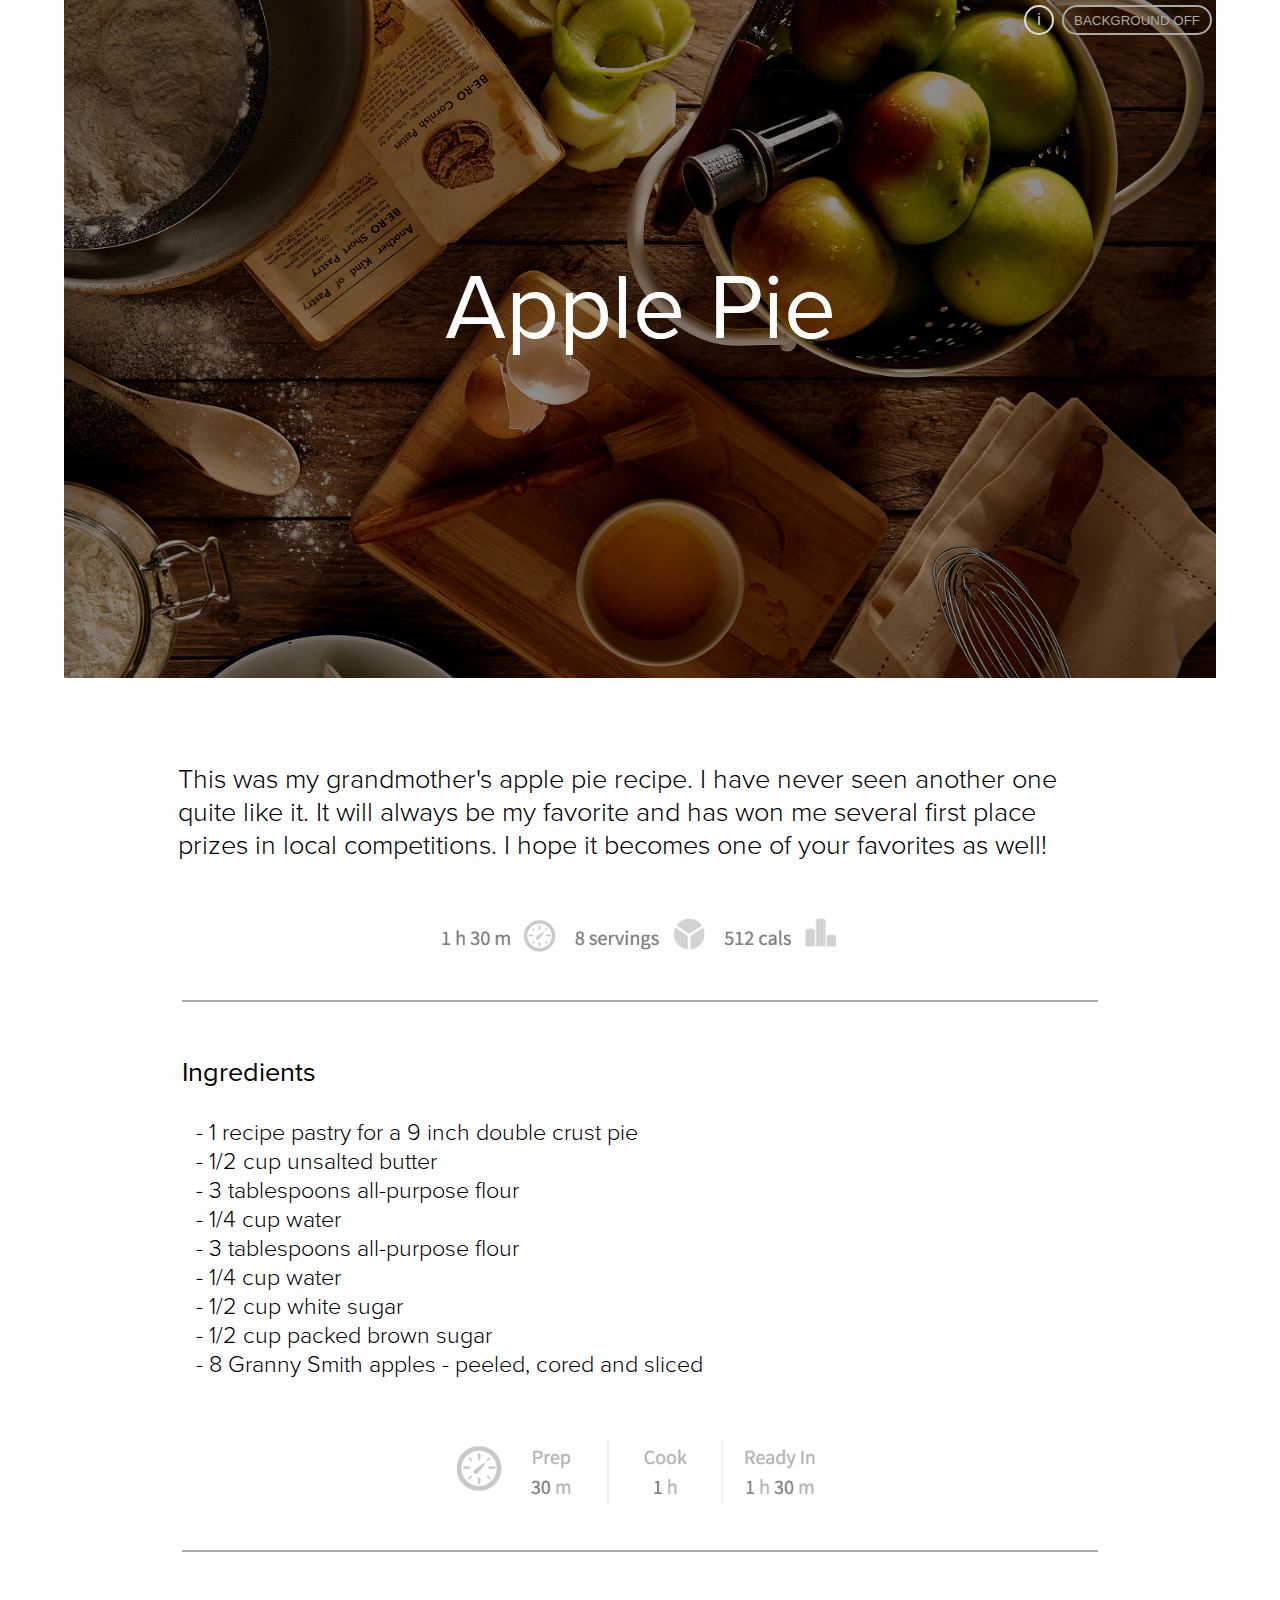
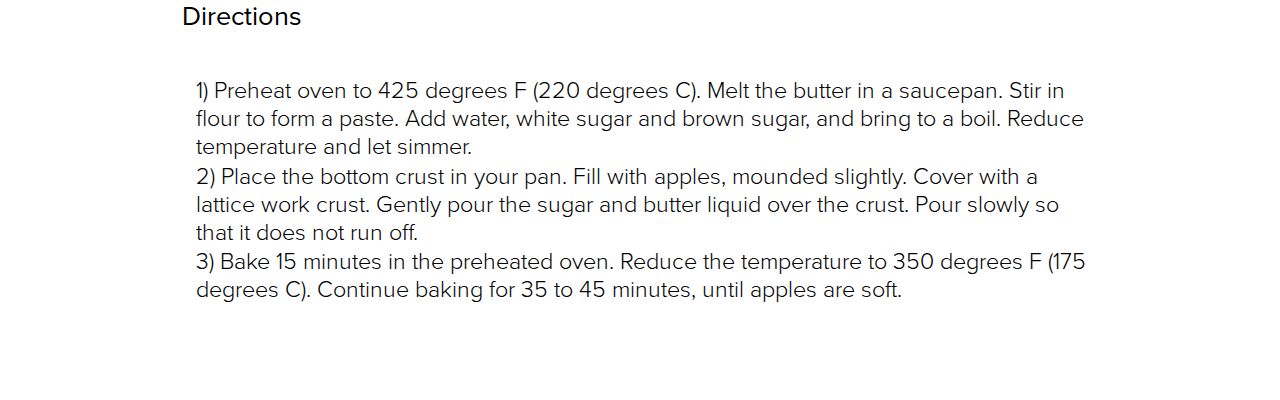
<file: index.html>
<!DOCTYPE html>
<html lang="en">

<head>
    <meta charset="UTF-8">
    <meta name="viewport" content="width=device-width, initial-scale=1.0">
    <title>Actividad 1: Maquetación básica</title>
    <link rel="stylesheet" type="text/css" href="css/reset.css">
    <link rel="stylesheet" type="text/css" href="css/style.css">
    <script src="js/main.js"></script>
</head>

<body>
    <div id="container">
        <header id="top-header">
            <div id="header-img-container">
                <img id="header-img" src="img/apple-pie.jpg" alt="apple pie image">
            </div>
            <h1 id="top-header-title"></h1>
            <div id="switchBg-container">
                <div>
                    <a href="about.html">
                        <input id="about-button" type="button" value="i">
                    </a>
                    <input id="switchBg" type="button">
                </div>
                <label for="opacity-slider">foreground</label>
                <input id="opacity-slider" type="range" min="0" max="1" step="0.01">
            </div>
        </header>
        <main>
            <section class="introduction">
            </section>
            <section class="ingredients">
                <header class="icon-bar">
                    <img id="recipe-info" src="img/recipe-info.png" alt="recipe info bar">
                </header>
                <article class="article">
                    <header class="section-title"></header>
                    <ul class="list"></ul>
                </article>
            </section>
            <section class="directions">
                <header class="icon-bar">
                    <img id="cooking-info" src="img/cooking-info.png" alt="cooking info bar">
                </header>
                <article class="article">
                    <header class="section-title"></header>
                    <ol class="list"></ol>
                </article>
            </section>
        </main>
    </div>
</body>

</html>
</file>
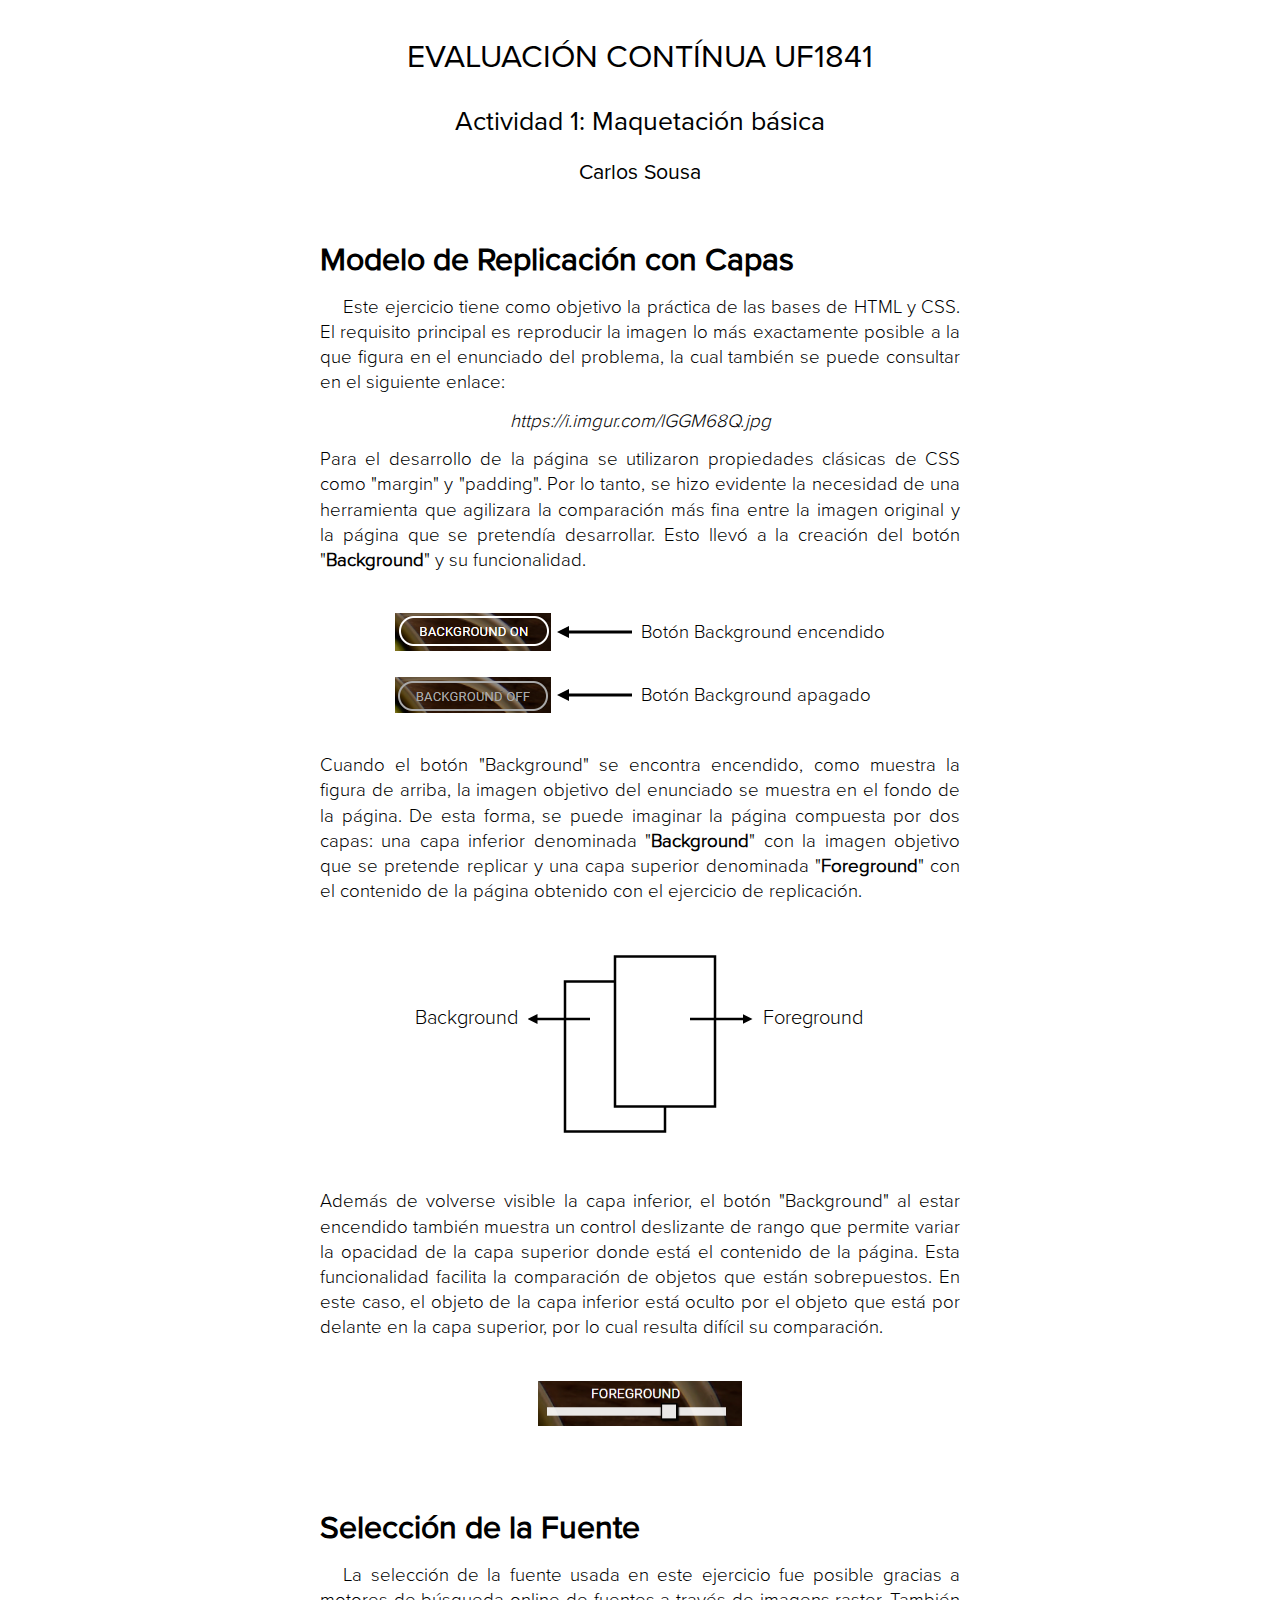
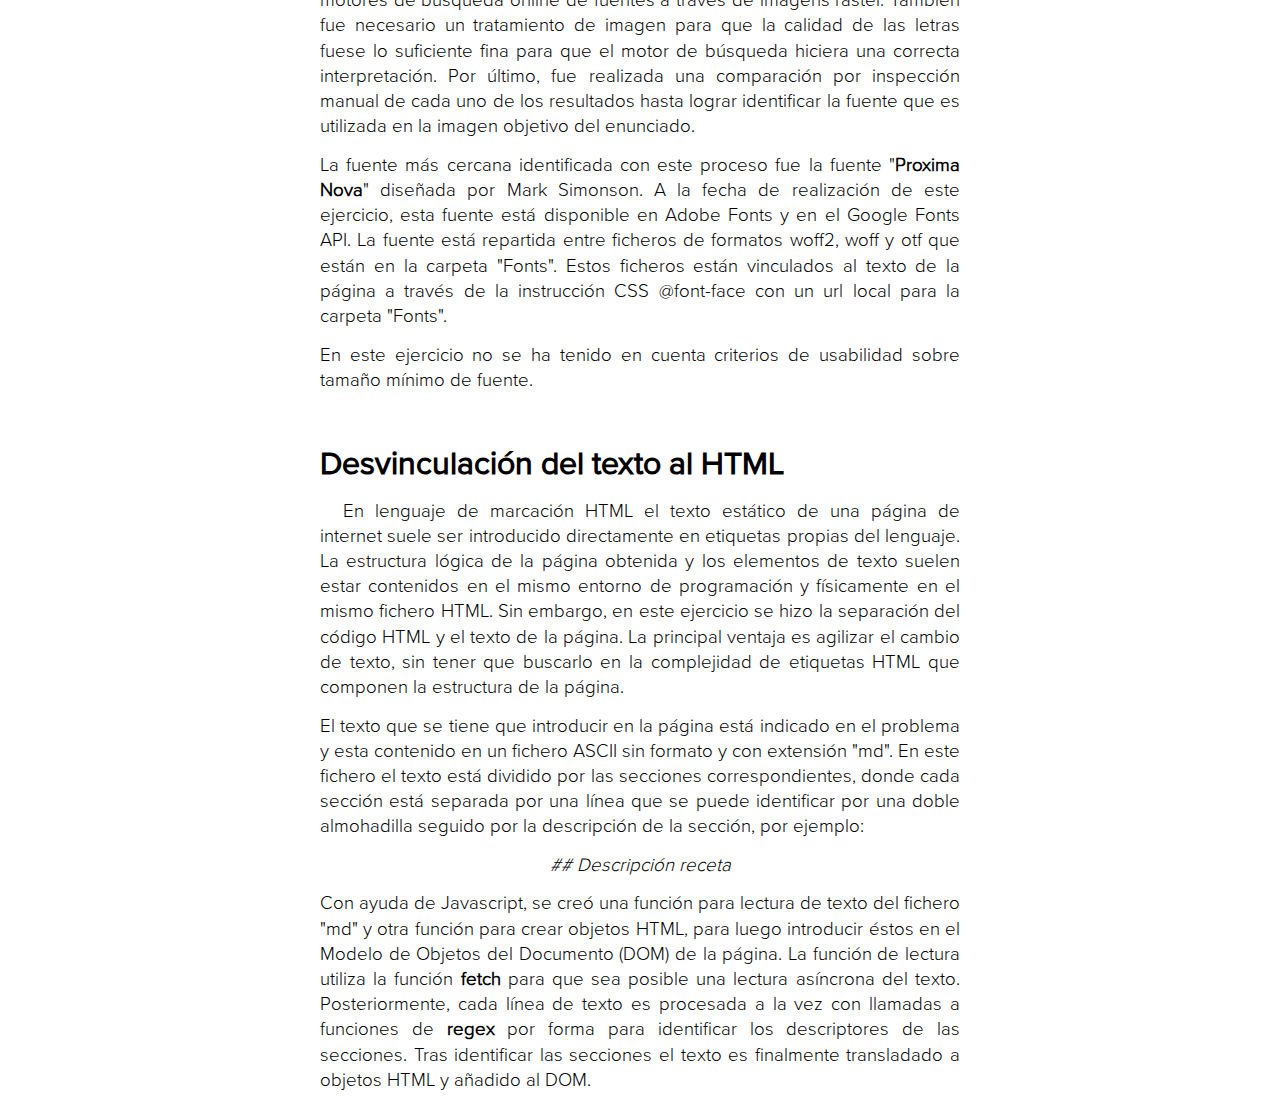
<file: about.html>
<!DOCTYPE html>
<html lang="en">

<head>
    <meta charset="UTF-8">
    <meta name="viewport" content="width=device-width, initial-scale=1.0">
    <title>About</title>
    <link rel="stylesheet" type="text/css" href="css/reset.css">
    <link rel="stylesheet" type="text/css" href="css/about.css">
</head>

<body>
    <div id="contenedor">
        <main>
            <header class="header">
                <h1>EVALUACIÓN CONTÍNUA UF1841</h1>
                <h2>Actividad 1: Maquetación básica</h2>
                <h3>Carlos Sousa</h3>
            </header>
            <section class="section-1">
                <h1><strong>Modelo de Replicación con Capas</strong></h1>
                <p class="first-p">
                    Este ejercicio tiene como objetivo la práctica de las bases de HTML y CSS.
                    El requisito principal es reproducir la imagen lo más exactamente posible a la que figura
                    en el enunciado del problema, la cual también se puede consultar en el siguiente enlace:
                </p>
                <a href="https://i.imgur.com/lGGM68Q.jpg">
                    <q>https://i.imgur.com/lGGM68Q.jpg</q>
                </a>
                <p>
                    Para el desarrollo de la página se utilizaron propiedades clásicas de CSS como "margin" y "padding".
                    Por lo tanto, se hizo evidente la necesidad de una herramienta que agilizara la comparación
                    más fina entre la imagen original y la página que se pretendía desarrollar. Esto llevó a la creación
                    del botón "<strong>Background</strong>" y su funcionalidad.
                </p>
                <div class="contenedor-background-button">
                    <div class="bg-line">
                        <img class="bg-button" src="img/background-button-on.png" alt="bottón background encendido">
                        <svg class="arrow" viewbox="0 0 30 10">
                            <defs>
                            <!-- arrowhead marker definition -->
                            <marker id="arrow-marker" viewBox="0 0 10 10" refX="5" refY="5"
                                markerWidth="4" markerHeight="4"
                                orient="auto-start-reverse">
                                <path d="M 0 0 L 10 5 L 0 10 z" />
                            </marker>
                            <line id="arrow-to-left" x1="27" y1="5" x2="4" y2="5" stroke="black" marker-end="url(#arrow-marker)"/>
                            <line id="arrow-to-right" x1="4" y1="5" x2="27" y2="5" stroke="black" marker-end="url(#arrow-marker)"/>
                            </defs>
                      
                            <!-- Coordinate axes with a arrowhead in both direction -->
                            <use href="#arrow-to-left"/>
                        </svg>
                        <span class="button-label">Botón Background encendido</span>
                    </div>
                    <div class="bg-line">
                        <img class="bg-button" src="img/background-button-off.png" alt="bottón background apagado">
                        <svg class="arrow" viewbox="0 0 30 10">
                            <use href="#arrow-to-left"/>
                        </svg>
                        <span class="button-label">Botón Background apagado</span>
                    </div>
                </div>
                <p>Cuando el botón "Background" se encontra encendido, como muestra la figura de arriba, la imagen objetivo
                    del enunciado se muestra en el fondo de la página. De esta forma, se puede imaginar la página
                    compuesta por dos capas: una capa inferior denominada "<strong>Background</strong>" con la imagen
                    objetivo que se pretende replicar y una capa superior denominada "<strong>Foreground</strong>" con el
                    contenido de la página obtenido con el ejercicio de replicación.
                </p>
                <div class="contenedor-layer-model">
                    <svg class="layer-model" viewbox="0 0 180 80">
                        <rect x="60" y="15" width="40" height="60" style="fill:white;stroke:black;"/>
                        <rect x="80" y="5" width="40" height="60" style="fill:white;stroke:black;"/>
                        <use href="#arrow-to-left" x="43" y="25"/>
                        <use href="#arrow-to-right" x="106" y="25"/>
                        <text class="svg-text" x="0" y="32">Background</text>
                        <text class="svg-text" x="139" y="32">Foreground</text>
                    </svg>
                </div>
                <p>
                    Además de volverse visible la capa inferior, el botón "Background" al estar encendido también muestra un
                    control deslizante de rango que permite variar la opacidad de la capa superior donde está el contenido
                    de la página. Esta funcionalidad facilita la comparación de objetos que están sobrepuestos. En este caso,
                    el objeto de la capa inferior está oculto por el objeto que está por delante en la capa superior, por lo
                    cual resulta difícil su comparación.
                </p>
                <div class="contenedor-slider">
                    <img class="slider" src="img/slider.png" alt="control deslizante de rango">
                </div>
            </section>
            <section class="section-2">
                <h1><strong>Selección de la Fuente</strong></h1>
                <p class="first-p">
                    La selección de la fuente usada en este ejercicio fue posible gracias a motores de búsqueda online
                    de fuentes a través de imagens raster. También fue necesario un tratamiento de imagen para que la calidad
                    de las letras fuese lo suficiente fina para que el motor de búsqueda hiciera una correcta interpretación.
                    Por último, fue realizada una comparación por inspección manual de cada uno de los resultados hasta lograr
                    identificar la fuente que es utilizada en la imagen objetivo del enunciado.
                </p>
                <p>
                    La fuente más cercana identificada con este proceso fue la fuente "<strong>Proxima Nova</strong>" diseñada
                    por Mark Simonson.
                    A la fecha de realización de este ejercicio, esta fuente está disponible en Adobe Fonts y en el Google Fonts
                    API. La fuente está repartida entre ficheros de formatos woff2, woff y otf que están en la carpeta "Fonts".
                    Estos ficheros están vinculados al texto de la página a través de la instrucción CSS @font-face con un url
                    local para la carpeta "Fonts".
                </p>
                <p>
                    En este ejercicio no se ha tenido en cuenta criterios de usabilidad sobre tamaño mínimo de fuente.
                </p>
            </section>
            <section class="section-3">
                <h1><strong>Desvinculación del texto al HTML</strong></h1>
                <p class="first-p">
                    En lenguaje de marcación HTML el texto estático de una página de internet suele ser introducido directamente
                    en etiquetas propias del lenguaje. La estructura lógica de la página obtenida y los elementos de texto suelen
                    estar contenidos en el mismo entorno de programación y físicamente en el mismo fichero HTML. Sin embargo, en
                    este ejercicio se hizo la separación del código HTML y el texto de la página. La principal ventaja es agilizar
                    el cambio de texto, sin tener que buscarlo en la complejidad de etiquetas HTML que componen la estructura de la
                    página.
                </p>
                <p>
                    El texto que se tiene que introducir en la página está indicado en el problema y esta contenido en un fichero ASCII
                    sin formato y con extensión "md". En este fichero el texto está dividido por las secciones correspondientes,
                    donde cada sección está separada por una línea que se puede identificar por una doble almohadilla seguido por la
                    descripción de la sección, por ejemplo:
                </p>
                <q>## Descripción receta</q>
                <p>
                    Con ayuda de Javascript, se creó una función para lectura de texto del fichero "md" y otra función para crear
                    objetos HTML, para luego introducir éstos en el Modelo de Objetos del Documento (DOM) de la página. La
                    función de lectura utiliza la función <strong>fetch</strong> para que sea posible una lectura asíncrona del
                    texto. Posteriormente, cada línea de texto es procesada a la vez con llamadas a funciones de
                    <strong>regex</strong> por forma para identificar los descriptores de las secciones. Tras identificar las secciones
                    el texto es finalmente transladado a objetos HTML y añadido al DOM.
                </p>
            </section>
        </main>
    </div>
</body>
</html>
</file>
<file: css/style.css>
/* Google API Fonts */


/* latin */

@font-face {
    font-family: 'proxima-nova-gapi';
    font-style: normal;
    font-weight: 400;
    src: url(../fonts/pnlatin.woff2) format('woff2');
    unicode-range: U+0000-00FF, U+0131, U+0152-0153, U+02BB-02BC, U+02C6, U+02DA, U+02DC, U+2000-206F, U+2074, U+20AC, U+2122, U+2191, U+2193, U+2212, U+2215, U+FEFF, U+FFFD;
}


/* latin-ext */

@font-face {
    font-family: 'proxima-nova-gapi';
    font-style: normal;
    font-weight: 400;
    src: url(../fonts/pnlatinext.woff2) format('woff2');
    unicode-range: U+0100-024F, U+0259, U+1E00-1EFF, U+2020, U+20A0-20AB, U+20AD-20CF, U+2113, U+2C60-2C7F, U+A720-A7FF;
}


/* Adobe Fonts */


/* latin-ext */

@font-face {
    font-family: 'proxima-nova';
    font-style: normal;
    font-weight: 400;
    src: url(../fonts/pnnormal.woff2) format('woff2'), url(../fonts/pnnormal.woff) format('woff'), url(../fonts/pnnormal.otf) format('opentype');
}

@font-face {
    font-family: 'proxima-nova-light';
    font-style: normal;
    font-weight: 300;
    src: url(../fonts/pnlight.woff2) format('woff2'), url(../fonts/pnlight.woff) format('woff'), url(../fonts/pnlight.otf) format('opentype');
}

#container {
    width: 90vw;
    height: calc((4304 / 2479) * 90vw);
    margin: auto;
    background-image: url("../img/original-image.jpg");
    background-size: 100% auto;
    background-repeat: no-repeat;
    background-position: top;
    background-attachment: scroll;
    font-display: swap;
}

main {
    width: 71.55vw;
    margin: auto;
    display: flex;
    flex-flow: column nowrap;
    justify-content: center;
    align-items: center;
}

main:not(.section-title) {
    font-family: "proxima-nova-light", "proxima-nova", "proxima-nova-gapi", sans-serif;
    font-weight: 300;
}

main:not(.list) {
    font-size: 2.118vw;
}

main>section {
    display: flex;
    flex-flow: column nowrap;
    width: 100%;
    justify-content: stretch;
    /* main axis */
    align-items: center;
    /* cross-axis */
}

#top-header {
    display: grid;
    grid-template-columns: 1fr auto;
    grid-template-rows: calc((1458 / 2479) * 90vw);
    justify-items: stretch;
    align-items: stretch;
    column-gap: 0;
}

#header-img-container {
    width: 100%;
    height: 100%;
    grid-column: 1 / 3;
    grid-row: 1 / 2;
    z-index: 1;
    margin: 0;
    padding: 0;
    overflow: hidden;
}

#header-img {
    transform-origin: center;
    transform: scale(1.013) translateY(-8.7%);
    /* Fine tuning the image*/
}

#top-header-title {
    width: 100%;
    height: auto;
    grid-column: 1 / 3;
    grid-row: 1 / 2;
    z-index: 5;
    margin: 0;
    padding-top: 19.80vw;
    font-size: 7.25vw;
    text-align: center;
    color: white;
}

#switchBg-container {
    display: flex;
    flex-flow: column nowrap;
    align-items: flex-end;
    width: auto;
    height: auto;
    grid-column: 2 / 3;
    grid-row: 1 / 2;
    z-index: 10;
    text-align: center;
}

#about-button {
    width: 30px;
    height: 30px;
    color: white;
    border: 0.16em solid white;
    border-radius: 15px;
    margin: 0.3em 0 0.6em 0.3em;
    font-size: normal;
    font-weight: 400;
    background-color: transparent;
    transition: all 150ms ease;
    animation-duration: 2s;
    animation-name: bounceIn;
}

#switchBg {
    width: 150px;
    height: 30px;
    color: darkgrey;
    border: 0.16em solid darkgrey;
    border-radius: 15px;
    margin: 0.3em 0.3em 0.6em 0.3em;
    padding: 0;
    font-size: smaller;
    font-weight: 400;
    text-transform: uppercase;
    background-color: transparent;
    transition: all 150ms ease;
}

#about-button,
#switchBg,
#switchBg-container>label {
    font-family: 'Roboto', sans-serif;
}

#about-button,
#switchBg:hover,
#switchBg:focus {
    color: #DDDDDD;
    border-color: #DDDDDD;
    outline: none;
}

#about-button:active,
#switchBg:active {
    color: #BBBBBB;
    border-color: #BBBBBB;
}

#about-button:active {
    transform: scale(0.96);
}

#switchBg:active {
    transform: scale(0.99);
}

#switchBg-container>label {
    color: white;
    text-transform: uppercase;
    font-size: x-small;
    padding: 4px;
    margin-right: 4.5em;
}

#opacity-slider {
    cursor: ew-resize;
    -webkit-appearance: none;
    background: transparent;
    margin-right: 1em;
}

#opacity-slider:focus {
    outline: none;
}

#opacity-slider::-ms-track {
    background: transparent;
    border-color: transparent;
    color: transparent;
    cursor: ew-resize;
}

#opacity-slider::-webkit-slider-runnable-track {
    width: 100px;
    height: 6px;
    background: white;
    border: none;
    cursor: ew-resize;
    opacity: 0.90;
}

#opacity-slider::-webkit-slider-thumb {
    -webkit-appearance: none;
    border: 1px solid black;
    height: 12px;
    width: 12px;
    background: white;
    cursor: ew-resize;
    margin-top: -3px;
    box-shadow: 1px 1px 1px black, 0px 0px 1px #0d0d0d;
}


/* For Firefox */

#opacity-slider::-moz-range-thumb {
    border: 1px solid black;
    height: 12px;
    width: 12px;
    background: white;
    cursor: ew-resize;
    box-shadow: 1px 1px 1px black, 0px 0px 1px #0d0d0d;
}


/* For IE */

input[type=range]::-ms-thumb {
    border: 1px solid black;
    height: 12px;
    width: 12px;
    background: white;
    cursor: ew-resize;
    box-shadow: 1px 1px 1px black, 0px 0px 1px #0d0d0d;
}

section.introduction {
    padding-top: 6.7vw;
    padding-bottom: 3.2vw;
    transform: translateX(-0.3vw);
}

section.ingredients {
    padding-top: 0;
    padding-bottom: 3.2vw;
}

#top-header-title,
.section-title {
    font-family: "proxima-nova", "proxima-nova-gapi", sans-serif;
    font-weight: 400;
    text-transform: capitalize;
}

section.ingredients .section-title {
    padding-top: 4.2vw;
    padding-bottom: 2.35vw;
}

section.directions .section-title {
    padding-top: 3.77vw;
    padding-bottom: 3.48vw;
}

.article {
    width: 100%;
    padding-top: 0;
    padding-bottom: 0.68vw;
}

header.icon-bar {
    width: 100%;
    padding-bottom: 1.62vw;
    border-bottom: 2px solid darkgrey;
    text-align: center;
}

#recipe-info {
    width: 34.25vw;
    opacity: 0.7;
}

#cooking-info {
    width: 31vw;
    opacity: 0.7;
}

.list {
    list-style-position: inside;
    font-size: 1.823vw;
    padding-left: 1.10vw;
}

ul.list {
    list-style-type: "- ";
}

ol.list {
    list-style-type: none;
    counter-reset: counter;
}

ul.list>li {
    padding-bottom: 0.08vw;
}

ol.list>li {
    padding-bottom: 0.09vw;
    counter-increment: counter;
}

ol.list>li::before {
    content: counter(counter) ") ";
}

@keyframes bounceIn {
    0% {
      transform: scale(0.1);
      opacity: 0;
    }
    30% {
        transform: scale(1.2);
        opacity: 1;
      }
    60% {
      transform: scale(0.8);
    }
    90% {
        transform: scale(1.2);
      }
    100% {
      transform: scale(1);
    }
  }
</file>
<file: css/about.css>
/* Adobe Fonts */


/* latin-ext */

@font-face {
    font-family: 'proxima-nova';
    font-style: normal;
    font-weight: 400;
    src: url(../fonts/pnnormal.woff2) format('woff2'), url(../fonts/pnnormal.woff) format('woff'), url(../fonts/pnnormal.otf) format('opentype');
}

@font-face {
    font-family: 'proxima-nova-light';
    font-style: normal;
    font-weight: 300;
    src: url(../fonts/pnlight.woff2) format('woff2'), url(../fonts/pnlight.woff) format('woff'), url(../fonts/pnlight.otf) format('opentype');
}

#contenedor {
    font-family: "proxima-nova-light", "proxima-nova", sans-serif;
    font-weight: 300;
    width: 90vw;
    margin: auto;
}
main {
    margin: auto;
    max-width: 640px;
}

.header {
    text-align: center;
}

h1,h2,h3 {
    font-family: "proxima-nova", sans-serif;
    font-weight: 400;
}

h1 {
    font-size: 24pt;
    padding: 1.2em 0 0.5em 0;
}

h2 {
    font-size: 20pt;
    padding: 0.5em 0 0.8em 0;
}

h3 {
    font-size: 16pt;
    padding: 0 0 0.8em 0;
}

p,q {
    font-size: 14pt;
    line-height: 1.35;
    margin-bottom: 10pt;
}

p {
    text-align: justify;
    text-justify: auto;
}

p.first-p {
    text-indent: 1.25em;
}

q {
    display: block;
    text-align: center;
    font-style: italic;
    color: black;
}

.contenedor-background-button {
    display: flex;
    flex-flow: column nowrap;
    align-items: start;
    justify-content: space-between;
    width: fit-content;
    height: 100px;
    margin: 30pt auto;
}

.bg-line {
    display: flex;
    flex-flow: row nowrap;
    justify-items: start;
    align-items: center;
}

.bg-button {
    margin: 0;
    padding: 0;
}

.arrow {
    height: 30px;
}

.button-label {
    font-size: 14pt;
}

.contenedor-layer-model {
    text-align: center;
    margin: 30pt 0;
}

.layer-model {
    height: 200px;
}

.svg-text {
    font-size: 8px;
}

.contenedor-slider {
    width: fit-content;
    margin: 30pt auto;
}

.slider {
    height: 45px;
}
</file>
